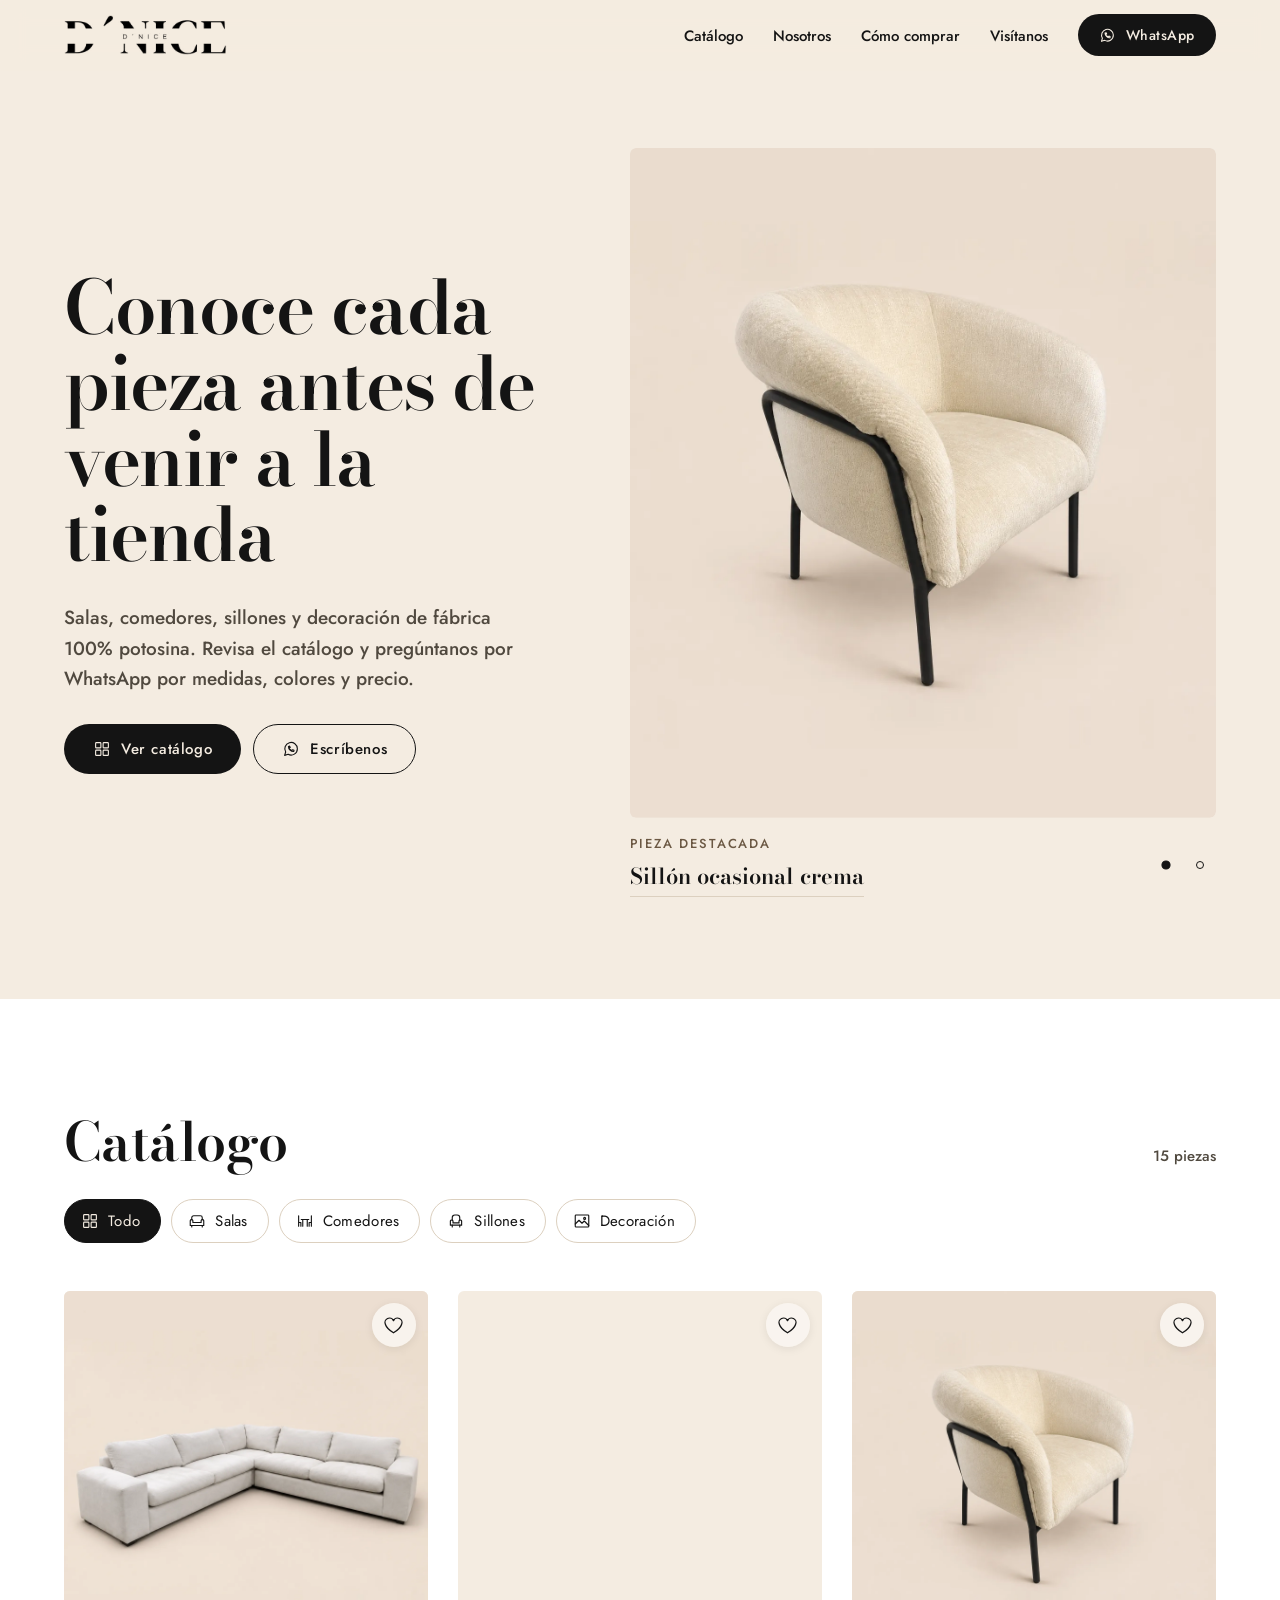
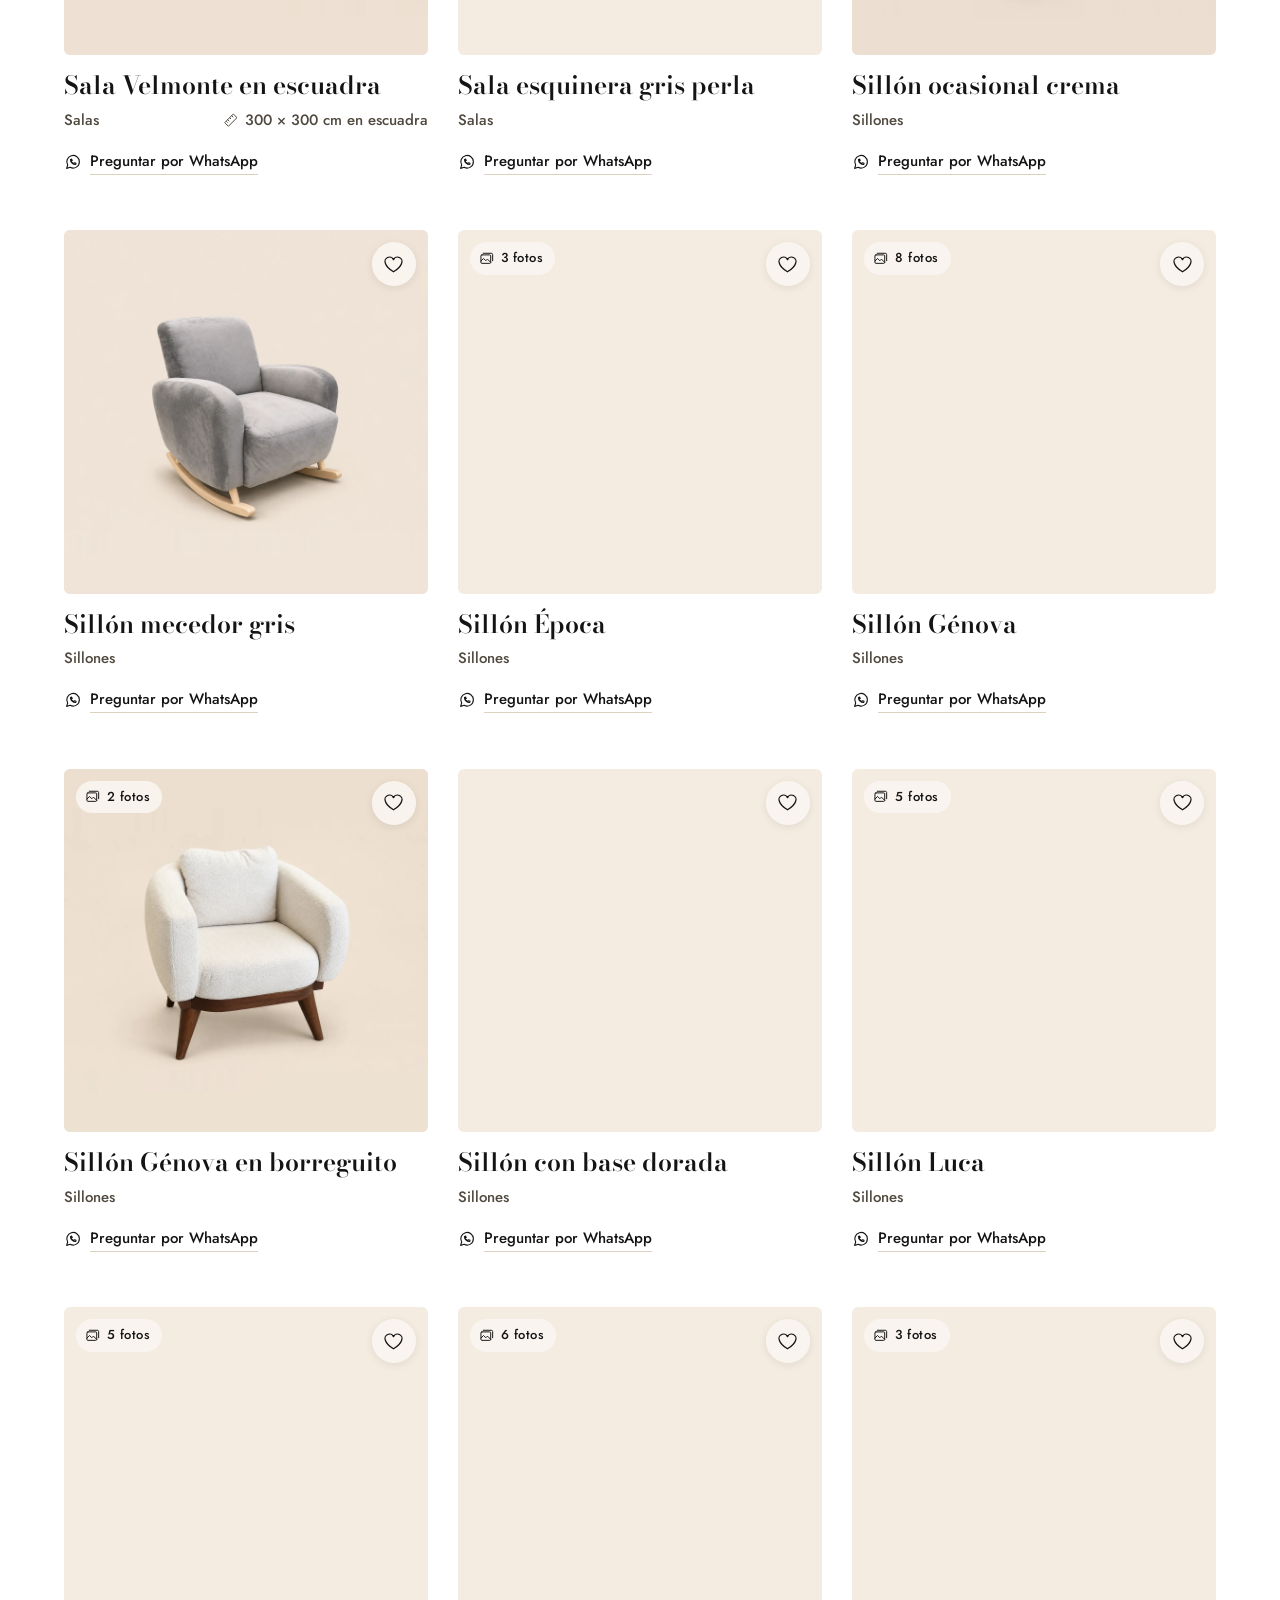
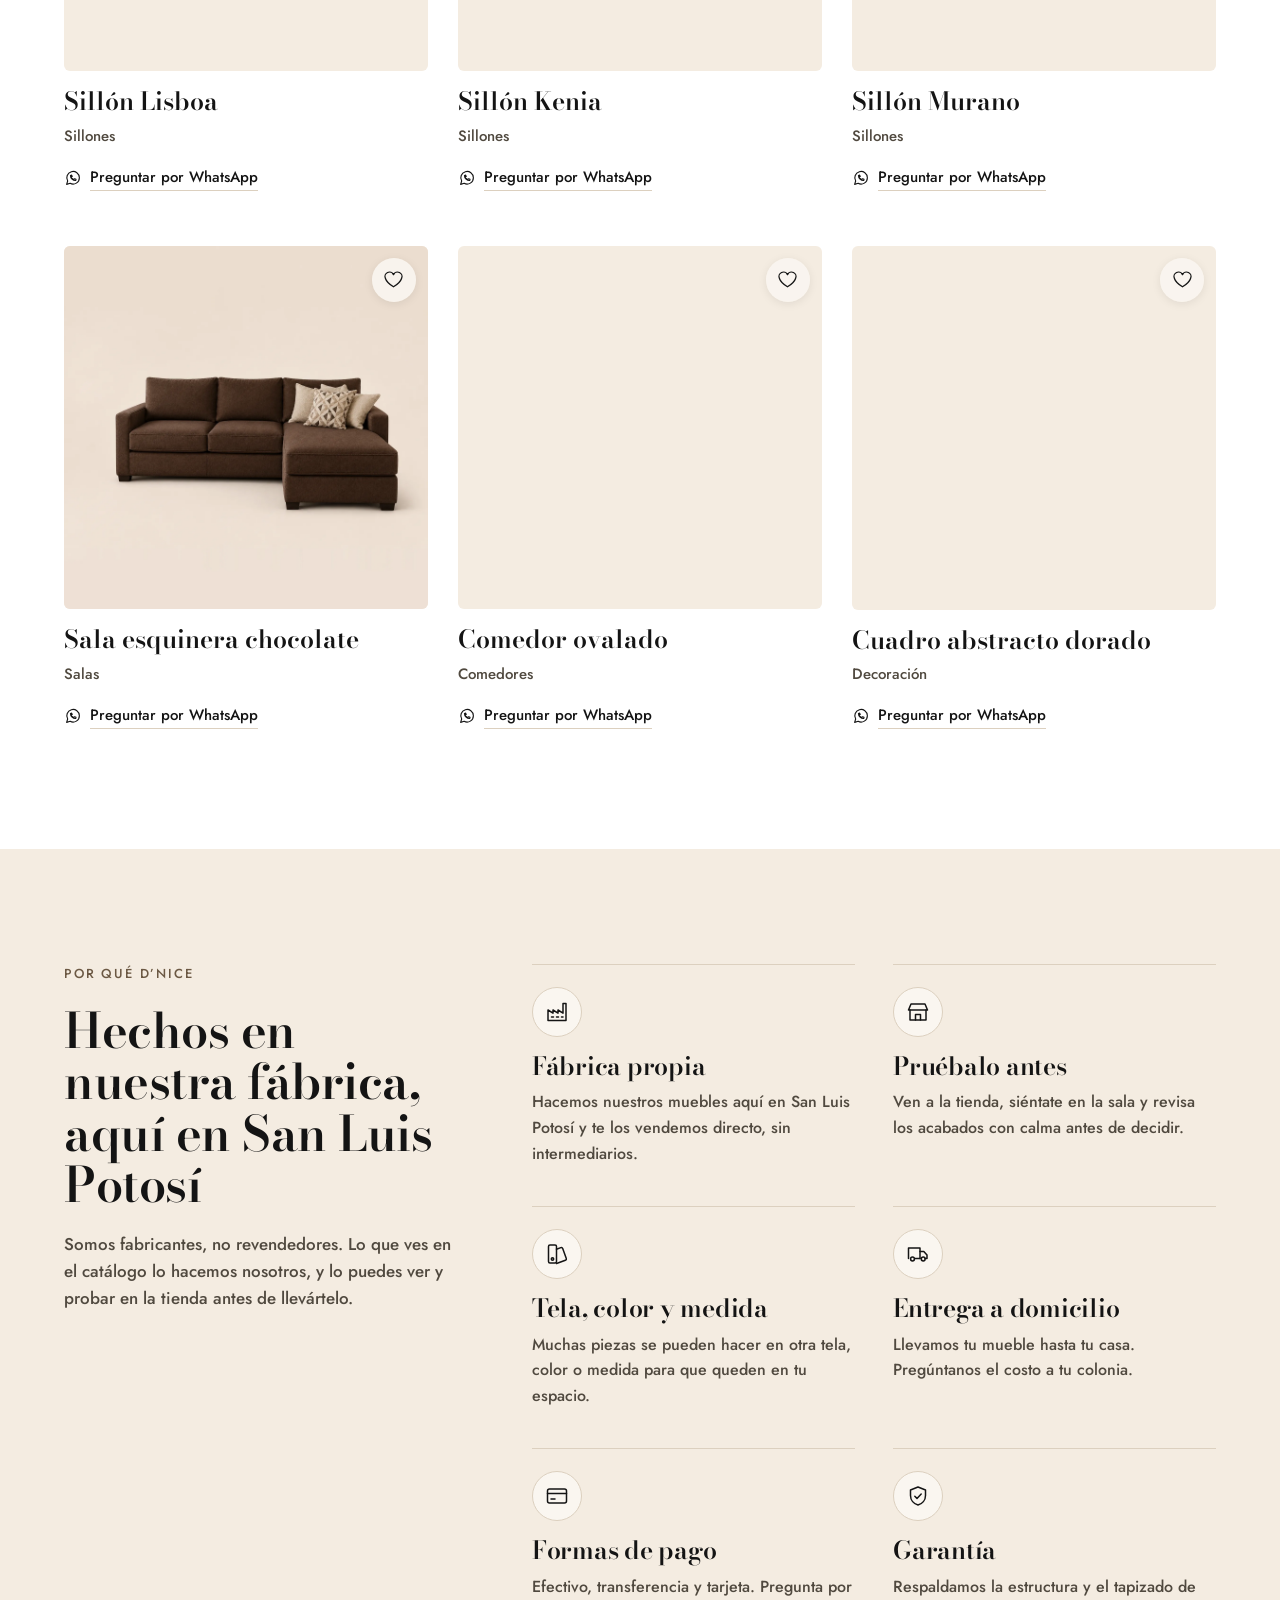
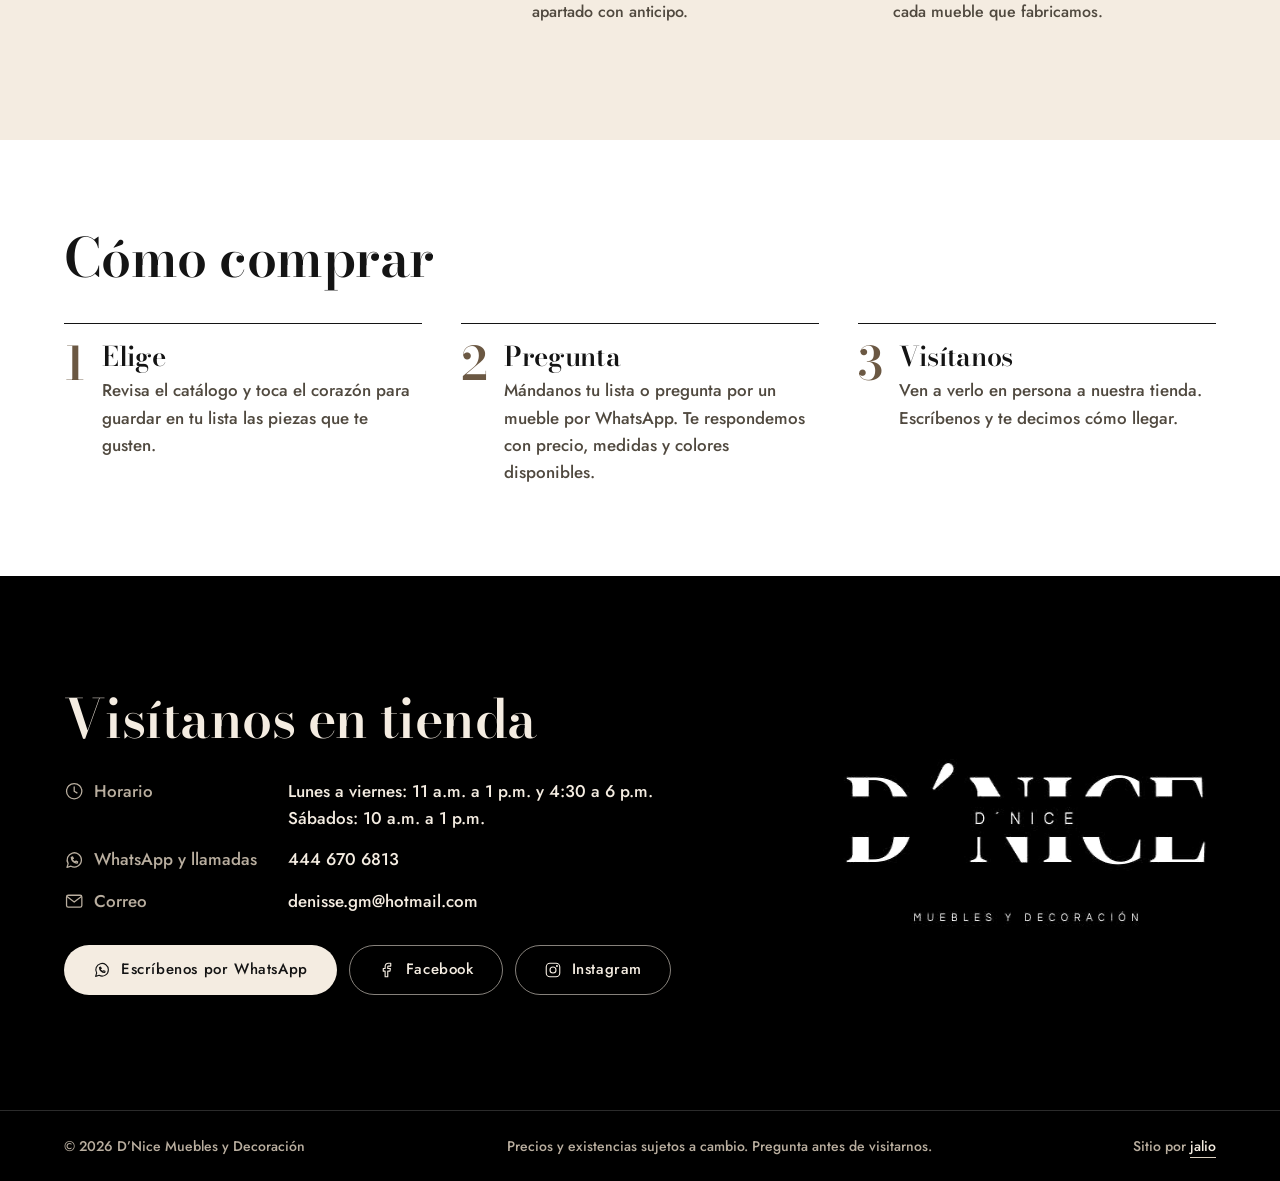
<file: index.html>
<!doctype html>
<html lang="es">
<head>
  <meta charset="utf-8">
  <meta name="viewport" content="width=device-width, initial-scale=1, viewport-fit=cover">
  <title>D’Nice Muebles y Decoración — Catálogo</title>
  <meta name="description" content="Catálogo de salas, comedores, sillones y decoración de fábrica de D’Nice Muebles y Decoración en San Luis Potosí.">
  <meta name="theme-color" content="#F4ECE1">
  <meta property="og:type" content="website">
  <meta property="og:title" content="D’Nice Muebles y Decoración">
  <meta property="og:description" content="Salas, comedores, sillones y decoración de fábrica en San Luis Potosí.">
  <link rel="canonical" href="https://dnice.com.mx/">
  <meta property="og:url" content="https://dnice.com.mx/">
  <meta property="og:locale" content="es_MX">
  <!-- Imagen que muestran WhatsApp y Facebook al compartir el enlace (1200 × 630). Debe ser dirección completa. -->
  <!-- ?v= obliga a WhatsApp y Facebook a bajar la imagen de nuevo; súbelo (v=3, v=4…) cada vez que cambie compartir.jpg -->
  <meta property="og:image" content="https://dnice.com.mx/img/compartir.jpg?v=2">
  <meta property="og:image:width" content="1200">
  <meta property="og:image:height" content="630">
  <meta property="og:image:alt" content="Logo de D’Nice junto a un sillón ocasional crema">
  <meta name="twitter:card" content="summary_large_image">
  <link rel="icon" href="favicon.ico" sizes="any">
  <link rel="apple-touch-icon" href="img/marca/icono.png">
  <link rel="preconnect" href="https://fonts.googleapis.com">
  <link rel="preconnect" href="https://fonts.gstatic.com" crossorigin>
  <link rel="stylesheet" href="https://fonts.googleapis.com/css2?family=Bodoni+Moda:ital,opsz,wght@0,6..96,400..700;1,6..96,400..700&family=Jost:wght@400..600&display=swap">
  <script>
    // Activa las animaciones de entrada solo si hay JavaScript; si algo falla, la página se muestra igual.
    document.documentElement.classList.add("js");
    setTimeout(function () { document.documentElement.classList.add("cargado"); }, 1500);
  </script>
  <link rel="stylesheet" href="assets/estilos.css">
</head>
<body>
  <svg xmlns="http://www.w3.org/2000/svg" style="display:none" aria-hidden="true">
    <symbol id="i-whatsapp" viewBox="0 0 24 24"><path d="M20.5 11.6a8.4 8.4 0 0 1-12.3 7.5L3.5 20.5l1.4-4.5a8.4 8.4 0 1 1 15.6-4.4z"/><path d="M9 9.5c.3 2 1.8 3.8 4 4.6l1.2-1.1 1.8.8-.4 1.6c-3.6.2-7-3.1-7-6.8l1.6-.4.8 1.8z"/></symbol>
    <symbol id="i-pin" viewBox="0 0 24 24"><path d="M12 21s-7-6.1-7-11.5a7 7 0 0 1 14 0C19 14.9 12 21 12 21z"/><circle cx="12" cy="9.5" r="2.5"/></symbol>
    <symbol id="i-reloj" viewBox="0 0 24 24"><circle cx="12" cy="12" r="9"/><path d="M12 7v5l3.2 2"/></symbol>
    <symbol id="i-telefono" viewBox="0 0 24 24"><path d="M21 16.4v3a2 2 0 0 1-2.2 2 19.3 19.3 0 0 1-8.4-3 19 19 0 0 1-5.8-5.8 19.3 19.3 0 0 1-3-8.5A2 2 0 0 1 3.6 2h3a2 2 0 0 1 2 1.7c.1.9.4 1.8.7 2.6a2 2 0 0 1-.5 2.1L7.5 9.7a15.4 15.4 0 0 0 5.8 5.8l1.3-1.3a2 2 0 0 1 2.1-.5c.8.3 1.7.6 2.6.7a2 2 0 0 1 1.7 2z"/></symbol>
    <symbol id="i-correo" viewBox="0 0 24 24"><rect x="3" y="5" width="18" height="14" rx="2"/><path d="M3.5 6.5l8.5 6.5 8.5-6.5"/></symbol>
    <symbol id="i-ruta" viewBox="0 0 24 24"><path d="M3 11l18-8-8 18-2-8-8-2z"/></symbol>
    <symbol id="i-facebook" viewBox="0 0 24 24"><path d="M17 3h-3a4.5 4.5 0 0 0-4.5 4.5V10H7v3.5h2.5V21H13v-7.5h3l.5-3.5H13V7.8a1 1 0 0 1 1-1h3z"/></symbol>
    <symbol id="i-instagram" viewBox="0 0 24 24"><rect x="3" y="3" width="18" height="18" rx="5"/><circle cx="12" cy="12" r="4"/><circle cx="17.3" cy="6.7" r=".6" fill="currentColor"/></symbol>
    <symbol id="i-ojo" viewBox="0 0 24 24"><path d="M2 12s3.6-7 10-7 10 7 10 7-3.6 7-10 7S2 12 2 12z"/><circle cx="12" cy="12" r="3"/></symbol>
    <symbol id="i-cubo" viewBox="0 0 24 24"><path d="M12 2.8l8 4.6v9.2l-8 4.6-8-4.6V7.4z"/><path d="M4 7.4l8 4.6 8-4.6M12 12v9.2"/></symbol>
    <symbol id="i-regla" viewBox="0 0 24 24"><path d="M3 15.5L15.5 3 21 8.5 8.5 21z"/><path d="M7 11.5l2 2M10 8.5l1.5 1.5M13 5.5l2 2M5.5 14.5l1 1"/></symbol>
    <symbol id="i-etiqueta" viewBox="0 0 24 24"><path d="M20.6 13.4l-7.2 7.2a2 2 0 0 1-2.8 0L3 13V3h10l7.6 7.6a2 2 0 0 1 0 2.8z"/><circle cx="8" cy="8" r="1.3"/></symbol>
    <symbol id="i-rejilla" viewBox="0 0 24 24"><rect x="3.5" y="3.5" width="7" height="7" rx="1"/><rect x="13.5" y="3.5" width="7" height="7" rx="1"/><rect x="3.5" y="13.5" width="7" height="7" rx="1"/><rect x="13.5" y="13.5" width="7" height="7" rx="1"/></symbol>
    <symbol id="i-tienda" viewBox="0 0 24 24"><path d="M4 10v10h16V10"/><path d="M2.5 10L5 4h14l2.5 6z"/><path d="M9.5 20v-5.5h5V20"/></symbol>
    <symbol id="i-sala" viewBox="0 0 24 24"><path d="M5 10V7.5A2.5 2.5 0 0 1 7.5 5h9A2.5 2.5 0 0 1 19 7.5V10"/><path d="M3 11.5a1.8 1.8 0 0 1 3.5 0V14h11v-2.5a1.8 1.8 0 0 1 3.5 0V18H3z"/><path d="M5 18v2M19 18v2"/></symbol>
    <symbol id="i-recamara" viewBox="0 0 24 24"><path d="M3 19V6M3 15h18v4M21 15v-3a3 3 0 0 0-3-3h-7v6"/><circle cx="7" cy="11.5" r="2"/></symbol>
    <symbol id="i-comedor" viewBox="0 0 24 24"><path d="M7 10h10M9 10v9M15 10v9"/><path d="M3.5 5v14M3.5 14h3v5M20.5 5v14M20.5 14h-3v5"/></symbol>
    <symbol id="i-sillon" viewBox="0 0 24 24"><path d="M7 11V7.5A3.5 3.5 0 0 1 10.5 4h3A3.5 3.5 0 0 1 17 7.5V11"/><path d="M4.5 12a1.8 1.8 0 0 1 3.5 0v2.5h8V12a1.8 1.8 0 0 1 3.5 0v5.5h-15z"/><path d="M7 17.5V20M17 17.5V20"/></symbol>
    <symbol id="i-cuadro" viewBox="0 0 24 24"><rect x="3" y="4" width="18" height="16" rx="1"/><path d="M3 16l5-5 4 4 3-3 6 6"/><circle cx="15.5" cy="8.5" r="1.3"/></symbol>
    <symbol id="i-corazon" viewBox="0 0 24 24"><path d="M12 20.3s-7.6-4.6-9.2-9.5A4.9 4.9 0 0 1 12 6.4a4.9 4.9 0 0 1 9.2 4.4c-1.6 4.9-9.2 9.5-9.2 9.5z"/></symbol>
    <symbol id="i-compartir" viewBox="0 0 24 24"><path d="M12 3.5v11.5"/><path d="M7.5 8L12 3.5 16.5 8"/><path d="M5 12.5V19a2 2 0 0 0 2 2h10a2 2 0 0 0 2-2v-6.5"/></symbol>
    <symbol id="i-anterior" viewBox="0 0 24 24"><path d="M14.5 5.5L8 12l6.5 6.5"/></symbol>
    <symbol id="i-siguiente" viewBox="0 0 24 24"><path d="M9.5 5.5L16 12l-6.5 6.5"/></symbol>
    <symbol id="i-cerrar" viewBox="0 0 24 24"><path d="M6 6l12 12M18 6L6 18"/></symbol>
    <symbol id="i-palomita" viewBox="0 0 24 24"><path d="M5 12.5l4.5 4.5L19 7.5"/></symbol>
    <symbol id="i-fotos" viewBox="0 0 24 24"><rect x="3" y="6" width="15" height="13" rx="1.5"/><path d="M6.5 3.5H19a2 2 0 0 1 2 2V15"/><path d="M3 15.5l4-4 3.5 3.5 2.5-2.5 5 5"/></symbol>
    <symbol id="i-fabrica" viewBox="0 0 24 24"><path d="M3 20.5V10l5 3.2V10l5 3.2V10l5 3.2V3.5h3v17z"/><path d="M6.5 17h2M11.5 17h2M16.5 17h1.5"/></symbol>
    <symbol id="i-tela" viewBox="0 0 24 24"><rect x="3.5" y="3" width="8" height="18" rx="1.5"/><path d="M11.5 7.2l4.3-1.6a1.5 1.5 0 0 1 1.9.9l3.6 9.9a1.5 1.5 0 0 1-.9 1.9l-8.9 3.2"/><circle cx="7.5" cy="17" r="1.2"/></symbol>
    <symbol id="i-entrega" viewBox="0 0 24 24"><path d="M2.5 16.5V6h11.5v10.5"/><path d="M14 9.5h3.8l3.2 3.6v3.4h-1.8M14 16.5h-5"/><circle cx="6.5" cy="17" r="1.9"/><circle cx="17.2" cy="17" r="1.9"/></symbol>
    <symbol id="i-pago" viewBox="0 0 24 24"><rect x="2.5" y="5" width="19" height="14" rx="2"/><path d="M2.5 9.5h19M6 15h4"/></symbol>
    <symbol id="i-garantia" viewBox="0 0 24 24"><path d="M12 3l7.5 3v5.5c0 4.6-3.2 8.3-7.5 9.5-4.3-1.2-7.5-4.9-7.5-9.5V6z"/><path d="M8.8 12.2l2.2 2.2 4.2-4.4"/></symbol>
  </svg>
  <a class="saltar" href="#catalogo">Ir al catálogo</a>

  <header class="encabezado" id="encabezado">
    <div class="contenedor encabezado__fila">
      <a class="encabezado__logo" href="#inicio" aria-label="D’Nice Muebles y Decoración, inicio">
        <img src="img/marca/logo-dnice-encabezado.png" alt="D’Nice Muebles y Decoración" width="432" height="106">
      </a>
      <button class="encabezado__menu" id="boton-menu" type="button" aria-expanded="false" aria-controls="menu-principal">
        <span class="encabezado__menu-icono" aria-hidden="true"><span></span><span></span></span>
        <span>Menú</span>
      </button>
      <nav class="encabezado__nav" id="menu-principal" aria-label="Principal">
        <div class="encabezado__nav-interior">
          <a class="enlace" href="#catalogo">Catálogo</a>
          <a class="enlace" href="#nosotros">Nosotros</a>
          <a class="enlace" href="#como-comprar">Cómo comprar</a>
          <a class="enlace" href="#visitanos">Visítanos</a>
          <a class="boton boton--solido boton--chico" data-whatsapp href="#"><svg class="icono" aria-hidden="true"><use href="#i-whatsapp"/></svg>WhatsApp</a>
        </div>
      </nav>
    </div>
  </header>

  <main id="inicio">
    <section class="portada contenedor">
      <div class="portada__texto">
        <h1 class="portada__titulo" aria-label="Conoce cada pieza antes de venir a la tienda">
          <span class="palabra" aria-hidden="true"><span>Conoce</span></span>
          <span class="palabra" aria-hidden="true"><span>cada</span></span>
          <span class="palabra" aria-hidden="true"><span>pieza</span></span>
          <span class="palabra" aria-hidden="true"><span>antes</span></span>
          <span class="palabra" aria-hidden="true"><span>de</span></span>
          <span class="palabra" aria-hidden="true"><span>venir</span></span>
          <span class="palabra" aria-hidden="true"><span>a</span></span>
          <span class="palabra" aria-hidden="true"><span>la</span></span>
          <span class="palabra" aria-hidden="true"><span>tienda</span></span>
        </h1>
        <p class="portada__bajada entra" style="--retraso: .55s"><span id="portada-categorias">Salas, comedores, sillones y decoración</span> de fábrica 100% potosina. Revisa el catálogo y pregúntanos por WhatsApp por medidas, colores y precio.</p>
        <div class="acciones entra" style="--retraso: .7s">
          <a class="boton boton--solido" href="#catalogo"><svg class="icono" aria-hidden="true"><use href="#i-rejilla"/></svg>Ver catálogo</a>
          <a class="boton boton--contorno" data-whatsapp href="#"><svg class="icono" aria-hidden="true"><use href="#i-whatsapp"/></svg>Escríbenos</a>
        </div>
      </div>
      <figure class="portada__escena">
        <div class="portada__marco">
          <div id="escena-portada" class="escenario escenario--portada"></div>
        </div>
        <figcaption class="portada__pie entra" style="--retraso: 1s">
          <span class="portada__rotulo">
            <span class="portada__etiqueta">Pieza destacada</span>
            <button id="portada-nombre" class="portada__nombre" type="button"></button>
          </span>
          <span id="portada-pista" class="pista" hidden>
            <svg width="18" height="18" viewBox="0 0 24 24" fill="none" stroke="currentColor" stroke-width="1.5" stroke-linecap="round" stroke-linejoin="round" aria-hidden="true"><path d="M4 12a8 8 0 0 1 14-5.3M20 12a8 8 0 0 1-14 5.3"/><path d="M18 3v4h-4M6 21v-4h4"/></svg>
            Arrastra para girar
          </span>
          <span id="portada-puntos" class="portada__puntos" role="group" aria-label="Piezas destacadas" hidden></span>
        </figcaption>
      </figure>
    </section>

    <section id="catalogo" class="catalogo">
      <div class="contenedor">
        <div class="catalogo__cabeza revelar">
          <h2>Catálogo</h2>
          <p id="conteo" class="catalogo__conteo" aria-live="polite"></p>
        </div>
        <div id="filtros" class="filtros revelar" role="group" aria-label="Filtrar por categoría"></div>
        <ul id="rejilla" class="rejilla"></ul>
      </div>
    </section>

    <section id="nosotros" class="razones">
      <div class="contenedor razones__interior">
        <div class="razones__cabeza revelar">
          <p class="razones__antetitulo">Por qué D’Nice</p>
          <h2>Hechos en nuestra fábrica, aquí en San Luis Potosí</h2>
          <p class="razones__bajada">Somos fabricantes, no revendedores. Lo que ves en el catálogo lo hacemos nosotros, y lo puedes ver y probar en la tienda antes de llevártelo.</p>
        </div>
        <ul id="razones" class="razones__lista"></ul>
      </div>
    </section>

    <section id="como-comprar" class="pasos">
      <div class="contenedor pasos__interior">
        <h2 class="revelar">Cómo comprar</h2>
        <ol class="pasos__lista">
          <li class="revelar" style="--i: 0">
            <h3>Elige</h3>
            <p>Revisa el catálogo y toca el corazón para guardar en tu lista las piezas que te gusten.</p>
          </li>
          <li class="revelar" style="--i: 1">
            <h3>Pregunta</h3>
            <p>Mándanos tu lista o pregunta por un mueble por WhatsApp. Te respondemos con precio, medidas y colores disponibles.</p>
          </li>
          <li class="revelar" style="--i: 2">
            <h3>Visítanos</h3>
            <p>Ven a verlo en persona a nuestra tienda. Escríbenos y te decimos cómo llegar.</p>
          </li>
        </ol>
      </div>
    </section>

    <section id="visitanos" class="visita">
      <div class="contenedor visita__fila">
        <div class="visita__texto revelar">
          <h2>Visítanos en tienda</h2>
          <dl class="visita__datos">
            <div data-fila="direccion"><dt><svg class="icono" aria-hidden="true"><use href="#i-pin"/></svg>Dirección</dt><dd data-dato="direccion"></dd></div>
            <div data-fila="horario"><dt><svg class="icono" aria-hidden="true"><use href="#i-reloj"/></svg>Horario</dt><dd data-dato="horario"></dd></div>
            <div data-fila="whatsappVisible"><dt><svg class="icono" aria-hidden="true"><use href="#i-whatsapp"/></svg>WhatsApp y llamadas</dt><dd><a class="enlace" data-llamar href="#"></a></dd></div>
            <div data-fila="telefono"><dt><svg class="icono" aria-hidden="true"><use href="#i-telefono"/></svg>Teléfono</dt><dd data-dato="telefono"></dd></div>
            <div data-fila="correo"><dt><svg class="icono" aria-hidden="true"><use href="#i-correo"/></svg>Correo</dt><dd><a class="enlace" data-correo href="#"></a></dd></div>
          </dl>
          <div class="acciones">
            <a class="boton boton--claro" data-whatsapp href="#"><svg class="icono" aria-hidden="true"><use href="#i-whatsapp"/></svg>Escríbenos por WhatsApp</a>
            <a class="boton boton--contorno-claro" data-red="mapa" href="#"><svg class="icono" aria-hidden="true"><use href="#i-ruta"/></svg>Cómo llegar</a>
            <a class="boton boton--contorno-claro" data-red="facebook" href="#"><svg class="icono" aria-hidden="true"><use href="#i-facebook"/></svg>Facebook</a>
            <a class="boton boton--contorno-claro" data-red="instagram" href="#"><svg class="icono" aria-hidden="true"><use href="#i-instagram"/></svg>Instagram</a>
          </div>
        </div>
        <img class="visita__logo revelar" src="img/marca/logo-dnice-claro.png" alt="" width="452" height="183" loading="lazy">
      </div>
    </section>
  </main>

  <footer class="pie">
    <div class="contenedor pie__fila">
      <span>© <span id="anio"></span> D’Nice Muebles y Decoración</span>
      <span>Precios y existencias sujetos a cambio. Pregunta antes de visitarnos.</span>
      <span>Sitio por <a class="enlace enlace--visible pie__credito" href="https://jalio.dev" target="_blank" rel="noopener">jalio</a></span>
    </div>
  </footer>

  <a class="wa-flotante" id="wa-flotante" data-whatsapp href="#" aria-label="Escríbenos por WhatsApp">
    <svg class="icono icono--grande" aria-hidden="true"><use href="#i-whatsapp"/></svg>
  </a>

  <button class="lista-barra" id="lista-barra" type="button" hidden>
    <svg class="icono icono--lleno" aria-hidden="true"><use href="#i-corazon"/></svg>
    <span>Mi lista</span>
    <span id="lista-barra-conteo" class="lista-barra__conteo">0</span>
  </button>

  <dialog id="visor" class="visor" aria-labelledby="visor-nombre">
    <div class="visor__marco">
      <button class="visor__cerrar" type="button" aria-label="Cerrar">
        <svg class="icono" aria-hidden="true"><use href="#i-cerrar"/></svg>
      </button>
      <div class="visor__medios">
        <div class="visor__escena-marco">
          <div id="visor-escena" class="escenario escenario--visor"></div>
          <button id="visor-anterior" class="visor__flecha visor__flecha--anterior" type="button" aria-label="Foto anterior" hidden><svg class="icono" aria-hidden="true"><use href="#i-anterior"/></svg></button>
          <button id="visor-siguiente" class="visor__flecha visor__flecha--siguiente" type="button" aria-label="Foto siguiente" hidden><svg class="icono" aria-hidden="true"><use href="#i-siguiente"/></svg></button>
        </div>
        <div id="visor-miniaturas" class="visor__miniaturas" role="group" aria-label="Vistas del producto"></div>
      </div>
      <div class="visor__info">
        <p id="visor-categoria" class="visor__categoria"></p>
        <h2 id="visor-nombre"></h2>
        <p id="visor-descripcion"></p>
        <dl class="visor__datos">
          <div><dt><svg class="icono" aria-hidden="true"><use href="#i-regla"/></svg>Medidas</dt><dd id="visor-medidas"></dd></div>
          <div><dt><svg class="icono" aria-hidden="true"><use href="#i-etiqueta"/></svg>Precio</dt><dd id="visor-precio"></dd></div>
        </dl>
        <div class="visor__acciones">
          <a id="visor-whatsapp" class="boton boton--solido" href="#"><svg class="icono" aria-hidden="true"><use href="#i-whatsapp"/></svg>Preguntar por WhatsApp</a>
          <div class="visor__secundarias">
            <button id="visor-guardar" class="boton boton--contorno boton--chico" type="button" aria-pressed="false">
              <svg class="icono" aria-hidden="true"><use href="#i-corazon"/></svg><span>Guardar en lista</span>
            </button>
            <button id="visor-compartir" class="boton boton--contorno boton--chico" type="button">
              <svg class="icono" aria-hidden="true"><use href="#i-compartir"/></svg><span>Compartir</span>
            </button>
          </div>
        </div>
        <p id="visor-pista" class="visor__pista"></p>
      </div>
    </div>
  </dialog>

  <dialog id="lista" class="lista" aria-labelledby="lista-titulo">
    <div class="lista__marco">
      <div class="lista__cabeza">
        <h2 id="lista-titulo">Mi lista</h2>
        <button class="lista__cerrar" type="button" aria-label="Cerrar">
          <svg class="icono" aria-hidden="true"><use href="#i-cerrar"/></svg>
        </button>
      </div>
      <p id="lista-vacia" class="lista__vacia">Aún no guardas piezas. Toca el corazón en un mueble para agregarlo aquí y luego mándanos la lista completa por WhatsApp.</p>
      <ul id="lista-piezas" class="lista__piezas"></ul>
      <div id="lista-pie" class="lista__pie">
        <a id="lista-enviar" class="boton boton--solido" href="#"><svg class="icono" aria-hidden="true"><use href="#i-whatsapp"/></svg>Enviar lista por WhatsApp</a>
        <button id="lista-vaciar" class="lista__vaciar enlace enlace--visible" type="button">Vaciar lista</button>
      </div>
    </div>
  </dialog>

  <div id="aviso" class="aviso" role="status" aria-live="polite"></div>

  <script src="data/productos.js"></script>
  <script src="assets/escenario.js"></script>
  <script src="assets/app.js"></script>
</body>
</html>
</file>
<file: assets/estilos.css>
/* ==========================================================
   D’Nice — paleta tomada del logo: crema y negro.
   El blanco es para superficies y el topo solo para detalles chicos.
   ========================================================== */
:root {
  --crema: #F4ECE1;
  --crema-claro: #FAF6F0;
  --negro: #000000;
  --tinta: #141414;
  --tinta-suave: #50493F;
  --topo: #6B5843;
  --linea: #DCD0BF;
  --blanco: #FFFFFF;
  --crema-sobre-negro: #B9AE9F;

  --serif: "Bodoni Moda", Didot, "Bodoni 72", "Times New Roman", serif;
  --sans: "Jost", "Futura", "Century Gothic", "Helvetica Neue", Arial, sans-serif;

  --ancho: 1240px;
  --margen: clamp(20px, 4vw, 44px);
  --radio: 6px;

  /* Movimiento */
  --salida: cubic-bezier(.16, 1, .3, 1);
  --suave: cubic-bezier(.4, 0, .2, 1);
  --rapido: .25s;
  --medio: .5s;
  --lento: 1s;
}

*, *::before, *::after { box-sizing: border-box; }
[hidden] { display: none !important; }
html { scroll-behavior: smooth; scroll-padding-top: 84px; -webkit-text-size-adjust: 100%; }
body {
  margin: 0; background: var(--crema); color: var(--tinta);
  font-family: var(--sans); font-size: 17px; font-weight: 500; line-height: 1.6;
  /* Bodoni a tamaño de cartel tiene trazos finos casi invisibles; "opsz" 24 los engrosa. */
  font-variation-settings: "opsz" 24;
  -webkit-font-smoothing: antialiased; text-rendering: optimizeLegibility;
}
img { max-width: 100%; display: block; }
h1, h2, h3 { font-family: var(--serif); font-weight: 600; margin: 0; line-height: 1.06; letter-spacing: -0.01em; }
p { margin: 0; }
a { color: inherit; }
:focus-visible { outline: 2px solid var(--tinta); outline-offset: 3px; border-radius: 2px; }
::selection { background: var(--tinta); color: var(--crema); }

.contenedor { max-width: var(--ancho); margin: 0 auto; padding-inline: var(--margen); }

.saltar {
  position: absolute; left: 12px; top: -60px; z-index: 60;
  background: var(--tinta); color: var(--crema); padding: 10px 16px; border-radius: 4px;
  transition: top var(--rapido) var(--suave);
}
.saltar:focus { top: 12px; }

/* ---------- Íconos (trazo, mismo grosor en todo el sitio) ---------- */
.icono {
  width: 1.2em; height: 1.2em; flex: none;
  fill: none; stroke: currentColor; stroke-width: 1.5; stroke-linecap: round; stroke-linejoin: round;
}
.icono--grande { width: 26px; height: 26px; }

/* ---------- Enlaces con subrayado que se dibuja ---------- */
.enlace {
  text-decoration: none;
  background-image: linear-gradient(currentColor, currentColor);
  background-repeat: no-repeat; background-position: 0 100%; background-size: 0 1px;
  padding-bottom: 2px;
  transition: background-size var(--medio) var(--salida);
}
.enlace:hover, .enlace:focus-visible { background-size: 100% 1px; }
.enlace--visible {
  background-image: linear-gradient(currentColor, currentColor), linear-gradient(var(--linea), var(--linea));
  background-size: 0 1px, 100% 1px;
}
.enlace--visible:hover, .enlace--visible:focus-visible { background-size: 100% 1px, 100% 1px; }

/* ---------- Botones ---------- */
.boton {
  position: relative; overflow: hidden; isolation: isolate;
  display: inline-flex; align-items: center; justify-content: center; gap: 10px;
  min-height: 50px; padding: 0 28px; border-radius: 999px;
  font: 500 15px/1 var(--sans); letter-spacing: 0.04em; text-decoration: none;
  border: 1px solid transparent; cursor: pointer; background: transparent;
  transition: color var(--medio) var(--salida), border-color var(--medio) var(--salida), transform var(--rapido) var(--suave);
}
/* Relleno que sube desde abajo al pasar el cursor */
.boton::before {
  content: ""; position: absolute; inset: 0; z-index: -1; border-radius: inherit;
  transform: translateY(101%); transition: transform var(--medio) var(--salida);
}
.boton:hover::before, .boton:focus-visible::before { transform: none; }
.boton:active { transform: scale(.98); }
.boton--chico { min-height: 42px; padding: 0 20px; font-size: 14px; }

.boton--solido { background: var(--tinta); color: var(--crema); }
.boton--solido::before { background: var(--topo); }
.boton--contorno { border-color: var(--tinta); color: var(--tinta); }
.boton--contorno::before { background: var(--tinta); }
.boton--contorno:hover, .boton--contorno:focus-visible { color: var(--crema); }
.boton--claro { background: var(--crema); color: var(--tinta); }
.boton--claro::before { background: var(--blanco); }
.boton--contorno-claro { border-color: rgba(244, 236, 225, .55); color: var(--crema); }
.boton--contorno-claro::before { background: var(--crema); }
.boton--contorno-claro:hover, .boton--contorno-claro:focus-visible { color: var(--tinta); border-color: var(--crema); }
.acciones { display: flex; flex-wrap: wrap; gap: 12px; }

/* ---------- Encabezado ---------- */
.encabezado {
  position: sticky; top: 0; z-index: 30;
  background: rgba(244, 236, 225, .88);
  backdrop-filter: saturate(140%) blur(12px); -webkit-backdrop-filter: saturate(140%) blur(12px);
  border-bottom: 1px solid transparent;
  padding-top: env(safe-area-inset-top, 0px);
  transition: border-color var(--medio) var(--suave), background-color var(--medio) var(--suave);
}
.encabezado--compacto { border-bottom-color: var(--linea); }
.encabezado__fila {
  display: flex; align-items: center; justify-content: space-between; gap: 16px 24px;
  padding-block: 14px; transition: padding var(--medio) var(--salida);
}
.encabezado--compacto .encabezado__fila { padding-block: 8px; }
.encabezado__logo { display: block; flex: none; }
.encabezado__logo img { height: 40px; width: auto; transition: height var(--medio) var(--salida); }
.encabezado--compacto .encabezado__logo img { height: 32px; }
.encabezado__nav-interior { display: flex; align-items: center; gap: 30px; font-size: 15px; }
.encabezado__nav-interior .enlace { padding-block: 6px 4px; }

.encabezado__menu {
  display: none; align-items: center; gap: 10px; min-height: 44px; padding: 0 4px;
  background: none; border: 0; color: var(--tinta); font: 500 15px/1 var(--sans); letter-spacing: .04em; cursor: pointer;
}
.encabezado__menu-icono { position: relative; width: 22px; height: 10px; }
.encabezado__menu-icono span {
  position: absolute; left: 0; right: 0; height: 1.5px; background: currentColor; border-radius: 2px;
  transition: transform var(--medio) var(--salida), top var(--medio) var(--salida);
}
.encabezado__menu-icono span:first-child { top: 0; }
.encabezado__menu-icono span:last-child { top: 8.5px; }
.encabezado__menu[aria-expanded="true"] .encabezado__menu-icono span:first-child { top: 4.25px; transform: rotate(45deg); }
.encabezado__menu[aria-expanded="true"] .encabezado__menu-icono span:last-child { top: 4.25px; transform: rotate(-45deg); }

@media (max-width: 760px) {
  .encabezado__logo img { height: 34px; }
  .encabezado--compacto .encabezado__logo img { height: 30px; }
  .encabezado__menu { display: inline-flex; }
  .encabezado__nav {
    position: absolute; left: 0; right: 0; top: 100%;
    display: grid; grid-template-rows: 0fr;
    background: var(--crema); border-bottom: 1px solid transparent;
    transition: grid-template-rows var(--medio) var(--salida), border-color var(--medio) var(--suave);
  }
  .encabezado__nav--abierto { grid-template-rows: 1fr; border-bottom-color: var(--linea); }
  .encabezado__nav-interior {
    overflow: hidden; flex-direction: column; align-items: stretch; gap: 0;
    padding-inline: var(--margen);
  }
  .encabezado__nav-interior .enlace {
    font-family: var(--serif); font-weight: 600; font-size: 30px; padding: 12px 0; background: none;
    border-bottom: 1px solid var(--linea);
    opacity: 0; transform: translateY(-8px);
    transition: opacity var(--medio) var(--suave), transform var(--medio) var(--salida);
  }
  .encabezado__nav-interior .boton { margin: 20px 0 24px; min-height: 52px; opacity: 0; transition: opacity var(--medio) var(--suave); }
  .encabezado__nav--abierto .enlace, .encabezado__nav--abierto .boton { opacity: 1; transform: none; }
  .encabezado__nav--abierto .enlace:nth-child(2) { transition-delay: 50ms; }
  .encabezado__nav--abierto .enlace:nth-child(3) { transition-delay: 100ms; }
  .encabezado__nav--abierto .boton { transition-delay: 150ms; }
}

/* ---------- Portada ---------- */
.portada {
  display: grid; grid-template-columns: minmax(0, 5fr) minmax(0, 6fr);
  gap: clamp(32px, 6vw, 88px); align-items: center;
  padding-block: clamp(32px, 6vw, 88px) clamp(56px, 8vw, 112px);
}
.portada__texto { display: grid; gap: 30px; }
.portada__titulo { font-size: clamp(2.9rem, 5.8vw, 5.2rem); letter-spacing: -0.02em; line-height: 1.02; max-width: 11ch; }
.palabra { display: inline-block; overflow: hidden; vertical-align: top; padding-bottom: .1em; margin-bottom: -.1em; }
.palabra > span { display: inline-block; }
.portada__bajada { font-size: 19px; color: var(--tinta-suave); max-width: 38ch; }
.portada__escena { margin: 0; display: grid; gap: 16px; }
.portada__marco { border-radius: var(--radio); overflow: hidden; }
.portada__pie { display: flex; flex-wrap: wrap; justify-content: space-between; align-items: center; gap: 8px 16px; font-size: 15px; color: var(--tinta-suave); }
.portada__nombre {
  all: unset; cursor: pointer; font-family: var(--serif); font-weight: 600; font-size: 22px; color: var(--tinta);
  background-image: linear-gradient(currentColor, currentColor), linear-gradient(var(--linea), var(--linea));
  background-repeat: no-repeat; background-position: 0 100%; background-size: 0 1px, 100% 1px; padding-bottom: 3px;
  transition: background-size var(--medio) var(--salida);
}
.portada__nombre:hover, .portada__nombre:focus-visible { background-size: 100% 1px, 100% 1px; }
.portada__nombre:focus-visible { outline: 2px solid var(--tinta); outline-offset: 4px; }
.portada__rotulo { display: grid; gap: 4px; justify-items: start; }
.portada__etiqueta { font-size: 13px; letter-spacing: .14em; text-transform: uppercase; color: var(--topo); }
.portada__puntos { display: flex; gap: 2px; }
.portada__punto {
  width: 32px; height: 32px; padding: 0; border: 0; background: none; cursor: pointer;
  display: grid; place-items: center; border-radius: 999px;
}
.portada__punto::before {
  content: ""; width: 8px; height: 8px; border-radius: 999px;
  border: 1px solid var(--tinta); background: transparent;
  transition: background-color var(--rapido) var(--suave), transform var(--medio) var(--salida);
}
.portada__punto[aria-pressed="true"]::before { background: var(--tinta); transform: scale(1.15); }
.portada__punto:hover::before { background: var(--linea); }
.portada__punto[aria-pressed="true"]:hover::before { background: var(--tinta); }
.pista { display: inline-flex; align-items: center; gap: 8px; }
@media (max-width: 860px) {
  .portada { grid-template-columns: 1fr; }
  .portada__texto { gap: 24px; }
}

/* Entrada de la portada: solo con JavaScript, una sola vez */
.js .palabra > span { transform: translateY(110%); }
.js .entra { opacity: 0; transform: translateY(14px); }
.js .portada__marco { clip-path: inset(100% 0 0 0 round var(--radio)); }
.js .escenario--portada { transform: scale(1.12); }
.cargado .palabra > span { transform: none; transition: transform 1.1s var(--salida); }
.cargado .palabra:nth-child(2) > span { transition-delay: 60ms; }
.cargado .palabra:nth-child(3) > span { transition-delay: 120ms; }
.cargado .palabra:nth-child(4) > span { transition-delay: 180ms; }
.cargado .palabra:nth-child(5) > span { transition-delay: 240ms; }
.cargado .palabra:nth-child(6) > span { transition-delay: 300ms; }
.cargado .palabra:nth-child(7) > span { transition-delay: 360ms; }
.cargado .palabra:nth-child(8) > span { transition-delay: 420ms; }
.cargado .palabra:nth-child(9) > span { transition-delay: 480ms; }
.cargado .entra {
  opacity: 1; transform: none;
  transition: opacity .9s var(--suave) var(--retraso, 0s), transform 1s var(--salida) var(--retraso, 0s);
}
.cargado .portada__marco { clip-path: inset(0 0 0 0 round var(--radio)); transition: clip-path 1.3s var(--salida) .2s; }
.cargado .escenario--portada { transform: none; transition: transform 2s var(--salida) .2s; }

/* ---------- Escenario (foto o modelo 3D) ---------- */
.escenario { position: relative; background: var(--crema-claro); overflow: hidden; }
.escenario > img {
  position: absolute; inset: 0; width: 100%; height: 100%; object-fit: cover;
  transition: opacity .6s var(--suave);
}
.escenario > img.entrando { opacity: 0; }
.escenario--portada { aspect-ratio: 4 / 5; width: 100%; max-height: max(360px, calc(100svh - 230px)); }
/* En el visor la foto se muestra completa sobre un paspartú crema, sin importar su proporción */
.escenario--visor { aspect-ratio: 4 / 3; --paspartu: clamp(12px, 2.2vw, 28px); touch-action: pan-y; }
.escenario--visor.escenario--foto > img {
  inset: var(--paspartu); width: calc(100% - 2 * var(--paspartu)); height: calc(100% - 2 * var(--paspartu));
}
.escenario--modelo { background: var(--blanco); }
.escenario model-viewer { position: absolute; inset: 0; width: 100%; height: 100%; --poster-color: transparent; }
.escenario__aviso { position: absolute; inset: 0; display: grid; place-items: center; margin: 0; padding: 24px; text-align: center; color: var(--tinta-suave); font-size: 15px; }
@media (max-width: 860px) { .escenario--portada { aspect-ratio: 1 / 1; } }

/* ---------- Revelado al hacer scroll ---------- */
.js .revelar { opacity: 0; transform: translateY(22px); }
.revelar.visible {
  opacity: 1; transform: none;
  transition: opacity .9s var(--suave) calc(var(--i, 0) * 90ms), transform 1.1s var(--salida) calc(var(--i, 0) * 90ms);
}

/* ---------- Catálogo ---------- */
.catalogo { background: var(--blanco); padding-block: clamp(64px, 9vw, 120px); }
.catalogo__cabeza { display: flex; flex-wrap: wrap; align-items: baseline; justify-content: space-between; gap: 8px 24px; }
.catalogo h2, .pasos h2, .visita h2 { font-size: clamp(2.3rem, 4.2vw, 3.6rem); }
.catalogo__conteo { color: var(--tinta-suave); font-size: 15px; font-variant-numeric: lining-nums; }

.filtros { display: flex; gap: 10px; margin: 28px 0 44px; overflow-x: auto; scrollbar-width: none; padding-bottom: 4px; }
.filtros::-webkit-scrollbar { display: none; }
.filtros button {
  flex: none; display: inline-flex; align-items: center; gap: 9px; min-height: 44px; padding: 0 20px 0 16px; border-radius: 999px; cursor: pointer;
  font: 400 15px/1 var(--sans); letter-spacing: 0.02em;
  background: transparent; color: var(--tinta); border: 1px solid var(--linea);
  transition: background-color var(--medio) var(--salida), color var(--medio) var(--salida), border-color var(--medio) var(--salida);
}
.filtros button:hover { border-color: var(--tinta); }
.filtros button[aria-pressed="true"] { background: var(--tinta); color: var(--crema); border-color: var(--tinta); }

.rejilla {
  list-style: none; margin: 0; padding: 0;
  display: grid; grid-template-columns: repeat(auto-fill, minmax(min(100%, 300px), 1fr));
  gap: clamp(36px, 4vw, 56px) clamp(16px, 2.4vw, 32px);
}
.tarjeta { display: grid; gap: 14px; align-content: start; }
.js .tarjeta { opacity: 0; transform: translateY(26px); }
.tarjeta.visible {
  opacity: 1; transform: none;
  transition: opacity .8s var(--suave) calc(var(--i, 0) * 80ms), transform 1s var(--salida) calc(var(--i, 0) * 80ms);
}
.tarjeta__abrir { all: unset; cursor: pointer; display: grid; gap: 16px; border-radius: var(--radio); }
.tarjeta__abrir:focus-visible { outline: 2px solid var(--tinta); outline-offset: 5px; }
.tarjeta__foto { position: relative; aspect-ratio: 1 / 1; background: var(--crema); border-radius: var(--radio); overflow: hidden; }
.tarjeta__foto img {
  position: absolute; inset: 0; width: 100%; height: 100%; object-fit: cover;
  opacity: 0; transform: scale(1.02);
  transition: opacity .7s var(--suave), transform 1.4s var(--salida);
}
.tarjeta__foto img.cargada { opacity: 1; transform: none; }
.tarjeta__abrir:hover .tarjeta__foto img.cargada,
.tarjeta__abrir:focus-visible .tarjeta__foto img.cargada { transform: scale(1.05); }
/* Segunda foto: aparece al pasar el mouse */
.tarjeta__foto img.tarjeta__foto-alterna.cargada { opacity: 0; }
@media (hover: hover) {
  .tarjeta__abrir:hover .tarjeta__foto img.tarjeta__foto-alterna.cargada,
  .tarjeta__abrir:focus-visible .tarjeta__foto img.tarjeta__foto-alterna.cargada { opacity: 1; }
}
.tarjeta { position: relative; }
.tarjeta__guardar {
  position: absolute; top: 12px; right: 12px; z-index: 2;
  width: 44px; height: 44px; border-radius: 999px; padding: 0; cursor: pointer;
  display: grid; place-items: center;
  background: rgba(250, 246, 240, .92); color: var(--tinta); border: 0;
  box-shadow: 0 2px 10px rgba(0, 0, 0, .08);
  transition: transform var(--rapido) var(--suave), background-color var(--rapido) var(--suave);
}
.tarjeta__guardar:hover { background: var(--blanco); }
.tarjeta__guardar:active { transform: scale(.9); }
.tarjeta__guardar .icono { width: 21px; height: 21px; transition: fill var(--rapido) var(--suave); }
.icono--lleno,
.tarjeta__guardar[aria-pressed="true"] .icono,
#visor-guardar[aria-pressed="true"] .icono { fill: currentColor; }
.tarjeta__guardar[aria-pressed="true"] .icono { animation: latido .45s var(--salida); }
@keyframes latido { 40% { transform: scale(1.25); } }
.tarjeta__sellos { position: absolute; left: 12px; top: 12px; display: flex; gap: 6px; }
.tarjeta__ver {
  position: absolute; left: 14px; bottom: 14px; padding: 9px 16px 9px 13px;
  display: inline-flex; align-items: center; gap: 8px; border-radius: 999px;
  background: rgba(244, 236, 225, .94); color: var(--tinta); font-size: 14px; letter-spacing: .02em;
  opacity: 0; transform: translateY(8px);
  transition: opacity var(--medio) var(--suave), transform var(--medio) var(--salida);
}
.tarjeta__abrir:hover .tarjeta__ver, .tarjeta__abrir:focus-visible .tarjeta__ver { opacity: 1; transform: none; }
@media (hover: none) { .tarjeta__ver { opacity: 1; transform: none; } }
.tarjeta__sello {
  padding: 6px 12px 6px 9px;
  display: inline-flex; align-items: center; gap: 6px; border-radius: 999px;
  background: rgba(250, 246, 240, .92); color: var(--tinta); font-size: 13px; font-weight: 500; letter-spacing: 0.04em;
}
.tarjeta__sello--oscuro { background: var(--tinta); color: var(--crema); letter-spacing: .06em; }
.tarjeta__nombre {
  justify-self: start; font-family: var(--serif); font-weight: 600; font-size: 25px; line-height: 1.15;
  background-image: linear-gradient(currentColor, currentColor);
  background-repeat: no-repeat; background-position: 0 100%; background-size: 0 1px;
  transition: background-size .6s var(--salida);
}
.tarjeta__abrir:hover .tarjeta__nombre { background-size: 100% 1px; }
.tarjeta__meta { display: flex; flex-wrap: wrap; justify-content: space-between; gap: 4px 12px; color: var(--tinta-suave); font-size: 15px; margin-top: -8px; }
.tarjeta__medidas { display: inline-flex; align-items: center; gap: 6px; font-variant-numeric: lining-nums; }
.tarjeta__medidas .icono { width: 16px; height: 16px; }
.tarjeta__wa { display: inline-flex; align-items: center; gap: 8px; font-size: 15px; text-decoration: none; min-height: 32px; }
.tarjeta__wa .icono { width: 18px; height: 18px; }
.tarjeta__wa:hover .enlace, .tarjeta__wa:focus-visible .enlace { background-size: 100% 1px, 100% 1px; }

/* Cambio de categoría (navegadores con View Transitions) */
::view-transition-group(*) { animation-duration: .55s; animation-timing-function: cubic-bezier(.16, 1, .3, 1); }
::view-transition-old(root), ::view-transition-new(root) { animation-duration: .3s; }

/* ---------- Nosotros: razones ---------- */
.razones { padding-block: clamp(64px, 9vw, 120px); }
.razones__interior {
  display: grid; grid-template-columns: minmax(0, 4fr) minmax(0, 7fr);
  gap: clamp(40px, 6vw, 96px); align-items: start;
}
.razones__cabeza { display: grid; gap: 20px; position: sticky; top: 110px; }
.razones__antetitulo { font-size: 13px; letter-spacing: .14em; text-transform: uppercase; color: var(--topo); }
.razones h2 { font-size: clamp(2.2rem, 3.8vw, 3.3rem); }
.razones__bajada { color: var(--tinta-suave); max-width: 40ch; }
.razones__lista {
  list-style: none; margin: 0; padding: 0;
  display: grid; grid-template-columns: repeat(auto-fill, minmax(min(100%, 230px), 1fr));
  gap: 40px clamp(24px, 3vw, 44px);
}
.razon { display: grid; gap: 10px; align-content: start; padding-top: 22px; border-top: 1px solid var(--linea); }
.razon__icono {
  width: 50px; height: 50px; border-radius: 999px; display: grid; place-items: center; margin-bottom: 6px;
  background: var(--crema-claro); border: 1px solid var(--linea); color: var(--tinta);
}
.razon__icono .icono { width: 24px; height: 24px; }
.razon h3 { font-size: 25px; }
.razon p { color: var(--tinta-suave); font-size: 16px; }
@media (max-width: 860px) {
  .razones__interior { grid-template-columns: 1fr; }
  .razones__cabeza { position: static; }
}

/* ---------- Cómo comprar ---------- */
.pasos { background: var(--blanco); padding-block: clamp(56px, 7vw, 96px); }
.pasos__interior { display: grid; gap: 36px; }
.pasos__lista {
  list-style: none; margin: 0; padding: 0; counter-reset: paso;
  display: grid; grid-template-columns: repeat(auto-fit, minmax(min(100%, 260px), 1fr)); gap: 32px clamp(24px, 3vw, 44px);
}
.pasos__lista li {
  counter-increment: paso; padding-top: 20px; display: grid; grid-template-columns: auto 1fr; column-gap: 16px; row-gap: 6px; align-content: start;
  background: linear-gradient(var(--tinta), var(--tinta)) no-repeat 0 0 / 100% 1px;
}
.js .pasos__lista li { background-size: 0 1px; }
.pasos__lista li.visible { background-size: 100% 1px; transition: opacity .9s var(--suave) calc(var(--i) * 120ms), transform 1.1s var(--salida) calc(var(--i) * 120ms), background-size 1.4s var(--salida) calc(var(--i) * 120ms + .1s); }
.pasos__lista li::before { content: counter(paso); grid-row: 1 / 3; font-family: var(--serif); font-weight: 600; font-size: 46px; line-height: .9; color: var(--topo); }
.pasos__lista h3 { font-size: 27px; }
.pasos__lista p { grid-column: 2; color: var(--tinta-suave); max-width: 36ch; }

/* ---------- Visita ---------- */
.visita { background: var(--negro); color: var(--crema); padding-block: clamp(64px, 9vw, 120px); }
.visita__fila { display: flex; flex-wrap: wrap; gap: 56px; align-items: center; justify-content: space-between; }
.visita__texto { display: grid; gap: 30px; flex: 1 1 440px; }
.visita__datos { display: grid; gap: 14px; margin: 0; }
.visita__datos > div { display: grid; grid-template-columns: 13rem 1fr; gap: 16px; }
.visita__datos dt { color: var(--crema-sobre-negro); display: flex; align-items: center; gap: 10px; align-self: start; }
.visita__datos dd { margin: 0; white-space: pre-line; }
.visita__logo { width: min(100%, 380px); flex: 0 1 380px; }
@media (max-width: 520px) { .visita__datos > div { grid-template-columns: 1fr; gap: 2px; } }

.pie { background: var(--negro); color: var(--crema-sobre-negro); border-top: 1px solid #2B2B2B; font-size: 14px; padding-bottom: env(safe-area-inset-bottom, 0px); }
.pie__credito { color: var(--crema); padding-bottom: 2px; }
.pie__fila { display: flex; flex-wrap: wrap; justify-content: space-between; gap: 8px 24px; padding-block: 24px; }

/* ---------- WhatsApp flotante (celular) ---------- */
.wa-flotante {
  position: fixed; right: 16px; bottom: calc(16px + env(safe-area-inset-bottom, 0px)); z-index: 25;
  width: 58px; height: 58px; border-radius: 999px; display: none; place-items: center;
  background: var(--tinta); color: var(--crema); box-shadow: 0 10px 30px rgba(0, 0, 0, .22);
  opacity: 0; transform: translateY(18px) scale(.9); pointer-events: none;
  transition: opacity var(--medio) var(--suave), transform var(--medio) var(--salida);
}
.wa-flotante--visible { opacity: 1; transform: none; pointer-events: auto; }
@media (max-width: 760px) { .wa-flotante { display: grid; } }

/* ---------- Visor de producto ---------- */
.visor {
  padding: 0; border: 0; background: var(--blanco); color: var(--tinta);
  width: min(1120px, 100vw - 40px); max-width: none; max-height: calc(100dvh - 40px);
  border-radius: 10px; overflow: auto; overscroll-behavior: contain;
  opacity: 0; transform: translateY(18px) scale(.985);
  transition: opacity .35s var(--suave), transform .55s var(--salida), overlay .55s allow-discrete, display .55s allow-discrete;
}
.visor[open] { opacity: 1; transform: none; }
@starting-style { .visor[open] { opacity: 0; transform: translateY(18px) scale(.985); } }
.visor::backdrop {
  background: rgba(12, 10, 8, 0); backdrop-filter: blur(0px); -webkit-backdrop-filter: blur(0px);
  transition: background-color .45s var(--suave), backdrop-filter .45s var(--suave), overlay .45s allow-discrete, display .45s allow-discrete;
}
.visor[open]::backdrop { background: rgba(12, 10, 8, .5); backdrop-filter: blur(4px); -webkit-backdrop-filter: blur(4px); }
@starting-style { .visor[open]::backdrop { background: rgba(12, 10, 8, 0); backdrop-filter: blur(0px); } }

.visor__marco { display: grid; grid-template-columns: minmax(0, 3fr) minmax(0, 2fr); position: relative; min-height: 100%; }
.visor__medios { display: grid; align-content: start; background: var(--crema-claro); }
.visor__escena-marco { position: relative; }
.visor__flecha {
  position: absolute; top: 50%; z-index: 2; translate: 0 -50%;
  width: 44px; height: 44px; border-radius: 999px; padding: 0; cursor: pointer;
  display: grid; place-items: center;
  background: rgba(255, 255, 255, .92); color: var(--tinta); border: 1px solid var(--linea);
  transition: background-color var(--rapido) var(--suave), transform var(--rapido) var(--suave);
}
.visor__flecha:hover { background: var(--blanco); }
.visor__flecha:active { transform: scale(.92); }
.visor__flecha .icono { width: 20px; height: 20px; }
.visor__flecha--anterior { left: 12px; }
.visor__flecha--siguiente { right: 12px; }
.visor__miniaturas { display: flex; gap: 8px; padding: 12px; overflow-x: auto; }
.visor__mini {
  flex: none; width: 64px; height: 64px; padding: 0; border-radius: 4px; overflow: hidden; cursor: pointer;
  border: 1px solid var(--linea); background: var(--blanco); color: var(--tinta);
  font: 500 15px/1 var(--sans); display: grid; place-items: center;
  opacity: .7; transition: opacity var(--rapido) var(--suave), outline-color var(--rapido) var(--suave);
  outline: 2px solid transparent; outline-offset: 1px;
}
.visor__mini:hover { opacity: 1; }
.visor__mini img { width: 100%; height: 100%; object-fit: cover; }
.visor__mini[aria-pressed="true"] { opacity: 1; outline-color: var(--tinta); }
.visor__cerrar {
  position: absolute; top: 14px; right: 14px; z-index: 3;
  width: 46px; height: 46px; border-radius: 999px; border: 1px solid var(--linea);
  background: rgba(255, 255, 255, .92); color: var(--tinta); display: grid; place-items: center; cursor: pointer;
  transition: transform var(--medio) var(--salida), background-color var(--rapido) var(--suave);
}
.visor__cerrar:hover { transform: rotate(90deg); background: var(--blanco); }
.visor__info { padding: clamp(28px, 3.4vw, 48px); display: grid; gap: 18px; align-content: center; background: var(--crema); }
.visor__info > * { transition: opacity .6s var(--suave), transform .8s var(--salida); }
@starting-style {
  .visor[open] .visor__info > * { opacity: 0; transform: translateY(10px); }
}
.visor__info h2 { font-size: clamp(2.1rem, 3.2vw, 2.8rem); }
.visor__categoria { color: var(--topo); font-size: 15px; }
.visor__datos { display: grid; gap: 6px; margin: 4px 0 8px; font-size: 15px; }
.visor__datos > div { display: grid; grid-template-columns: 7rem 1fr; gap: 16px; }
.visor__datos dt { color: var(--tinta-suave); display: flex; align-items: center; gap: 8px; }
.visor__datos dd { margin: 0; font-variant-numeric: lining-nums; }
.medida { white-space: nowrap; }
.visor__acciones { display: grid; gap: 10px; }
.visor__secundarias { display: grid; grid-template-columns: repeat(auto-fit, minmax(170px, 1fr)); gap: 10px; }
.visor__secundarias .boton { padding: 0 14px; white-space: nowrap; }
.visor__pista { font-size: 14px; color: var(--tinta-suave); }
.visor__pista:empty { display: none; }

/* ---------- Barra "Mi lista" ---------- */
.lista-barra {
  position: fixed; left: 50%; bottom: calc(18px + env(safe-area-inset-bottom, 0px)); z-index: 26;
  display: inline-flex; align-items: center; gap: 10px; min-height: 52px; padding: 0 10px 0 20px;
  border: 0; border-radius: 999px; cursor: pointer;
  background: var(--tinta); color: var(--crema); font: 500 15px/1 var(--sans); letter-spacing: .04em;
  box-shadow: 0 12px 32px rgba(0, 0, 0, .24);
  opacity: 0; transform: translate(-50%, 24px); pointer-events: none;
  transition: opacity var(--medio) var(--suave), transform var(--medio) var(--salida);
}
.lista-barra--visible { opacity: 1; transform: translate(-50%, 0); pointer-events: auto; }
.lista-barra:active { transform: translate(-50%, 0) scale(.97); }
.lista-barra .icono { width: 20px; height: 20px; }
.lista-barra__conteo {
  min-width: 32px; height: 32px; padding: 0 8px; border-radius: 999px; display: grid; place-items: center;
  background: var(--crema); color: var(--tinta); font-variant-numeric: lining-nums tabular-nums;
}

/* ---------- Ventana "Mi lista" ---------- */
.lista {
  padding: 0; border: 0; background: var(--crema); color: var(--tinta);
  width: min(520px, 100vw - 40px); max-width: none; max-height: calc(100dvh - 40px);
  border-radius: 10px; overflow: auto; overscroll-behavior: contain;
  opacity: 0; transform: translateY(18px) scale(.985);
  transition: opacity .35s var(--suave), transform .55s var(--salida), overlay .55s allow-discrete, display .55s allow-discrete;
}
.lista[open] { opacity: 1; transform: none; }
@starting-style { .lista[open] { opacity: 0; transform: translateY(18px) scale(.985); } }
.lista::backdrop {
  background: rgba(12, 10, 8, 0);
  transition: background-color .45s var(--suave), overlay .45s allow-discrete, display .45s allow-discrete;
}
.lista[open]::backdrop { background: rgba(12, 10, 8, .5); }
@starting-style { .lista[open]::backdrop { background: rgba(12, 10, 8, 0); } }
.lista__marco { display: grid; gap: 20px; padding: clamp(24px, 4vw, 36px); }
.lista__cabeza { display: flex; align-items: center; justify-content: space-between; gap: 16px; }
.lista__cabeza h2 { font-size: 36px; }
.lista__cerrar, .lista__quitar {
  flex: none; width: 44px; height: 44px; border-radius: 999px; padding: 0; cursor: pointer;
  display: grid; place-items: center; background: transparent; color: var(--tinta); border: 1px solid var(--linea);
  transition: background-color var(--rapido) var(--suave);
}
.lista__cerrar:hover, .lista__quitar:hover { background: var(--crema-claro); }
.lista__quitar { width: 40px; height: 40px; border-color: transparent; }
.lista__quitar .icono { width: 18px; height: 18px; }
.lista__vacia { color: var(--tinta-suave); }
.lista__piezas { list-style: none; margin: 0; padding: 0; display: grid; }
.lista__pieza {
  display: grid; grid-template-columns: 72px 1fr auto; gap: 16px; align-items: center;
  padding-block: 14px; border-top: 1px solid var(--linea);
}
.lista__pieza:last-child { border-bottom: 1px solid var(--linea); }
.lista__pieza img { width: 72px; height: 72px; object-fit: cover; border-radius: 4px; background: var(--crema-claro); }
.lista__texto { display: grid; gap: 2px; min-width: 0; }
.lista__nombre {
  all: unset; cursor: pointer; justify-self: start; font-family: var(--serif); font-weight: 600; font-size: 21px; line-height: 1.2;
  background-image: linear-gradient(currentColor, currentColor); background-repeat: no-repeat;
  background-position: 0 100%; background-size: 0 1px; transition: background-size var(--medio) var(--salida);
}
.lista__nombre:hover, .lista__nombre:focus-visible { background-size: 100% 1px; }
.lista__nombre:focus-visible { outline: 2px solid var(--tinta); outline-offset: 3px; }
.lista__detalle { font-size: 14px; color: var(--tinta-suave); }
.lista__pie { display: grid; gap: 14px; justify-items: center; }
.lista__pie .boton { width: 100%; }
.lista__vaciar { all: unset; cursor: pointer; font-size: 14px; color: var(--tinta-suave); }
.lista__vaciar:focus-visible { outline: 2px solid var(--tinta); outline-offset: 3px; }

/* ---------- Aviso breve ---------- */
.aviso {
  position: fixed; left: 50%; top: calc(16px + env(safe-area-inset-top, 0px)); z-index: 70;
  max-width: calc(100vw - 32px); padding: 12px 20px; border-radius: 999px;
  background: var(--tinta); color: var(--crema); font-size: 15px; text-align: center;
  box-shadow: 0 10px 30px rgba(0, 0, 0, .2);
  opacity: 0; transform: translate(-50%, -12px); pointer-events: none;
  transition: opacity var(--rapido) var(--suave), transform var(--medio) var(--salida);
}
.aviso:empty { display: none; }
.aviso--visible { opacity: 1; transform: translate(-50%, 0); }

@media (max-width: 760px) {
  /* En el celular el visor sube desde abajo como una hoja */
  .visor {
    width: 100vw; max-height: 94dvh; margin: auto 0 0; border-radius: 16px 16px 0 0;
    transform: translateY(100%);
  }
  .visor[open] { transform: none; }
  @starting-style { .visor[open] { transform: translateY(100%); } }
  .visor__marco { grid-template-columns: 1fr; }
  .escenario--visor { aspect-ratio: var(--proporcion, 1); --paspartu: 0px; }
  .visor__flecha { width: 40px; height: 40px; }
  .visor__info { padding-bottom: calc(28px + env(safe-area-inset-bottom, 0px)); }
  /* "Mi lista" también sube desde abajo */
  .lista {
    width: 100vw; max-height: 88dvh; margin: auto 0 0; border-radius: 16px 16px 0 0;
    transform: translateY(100%);
  }
  .lista[open] { transform: none; }
  @starting-style { .lista[open] { transform: translateY(100%); } }
  .lista__marco { padding-bottom: calc(24px + env(safe-area-inset-bottom, 0px)); }
}

/* ---------- Movimiento reducido ---------- */
@media (prefers-reduced-motion: reduce) {
  html { scroll-behavior: auto; }
  *, *::before, *::after, ::backdrop {
    animation-duration: .01ms !important; animation-iteration-count: 1 !important;
    transition-duration: .01ms !important; transition-delay: 0s !important;
  }
  ::view-transition-group(*), ::view-transition-old(*), ::view-transition-new(*) { animation: none !important; }
}
</file>
